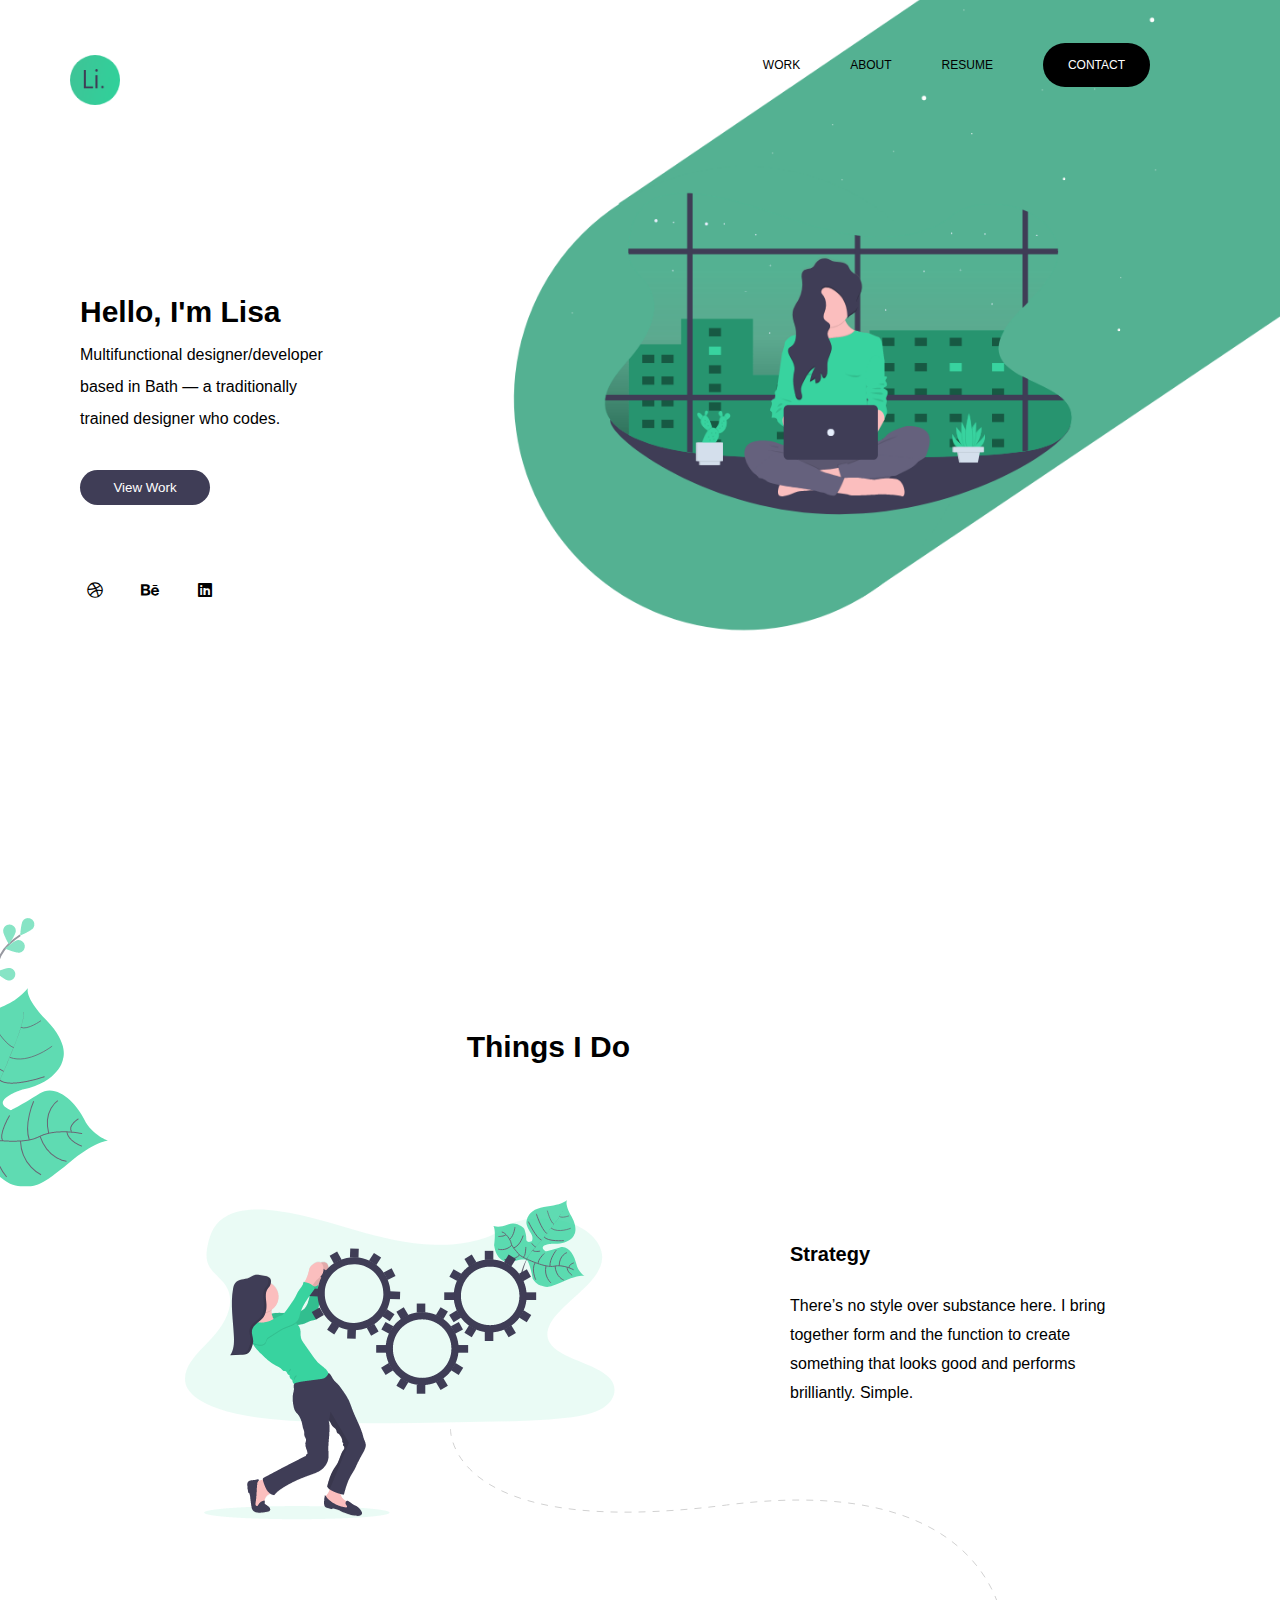
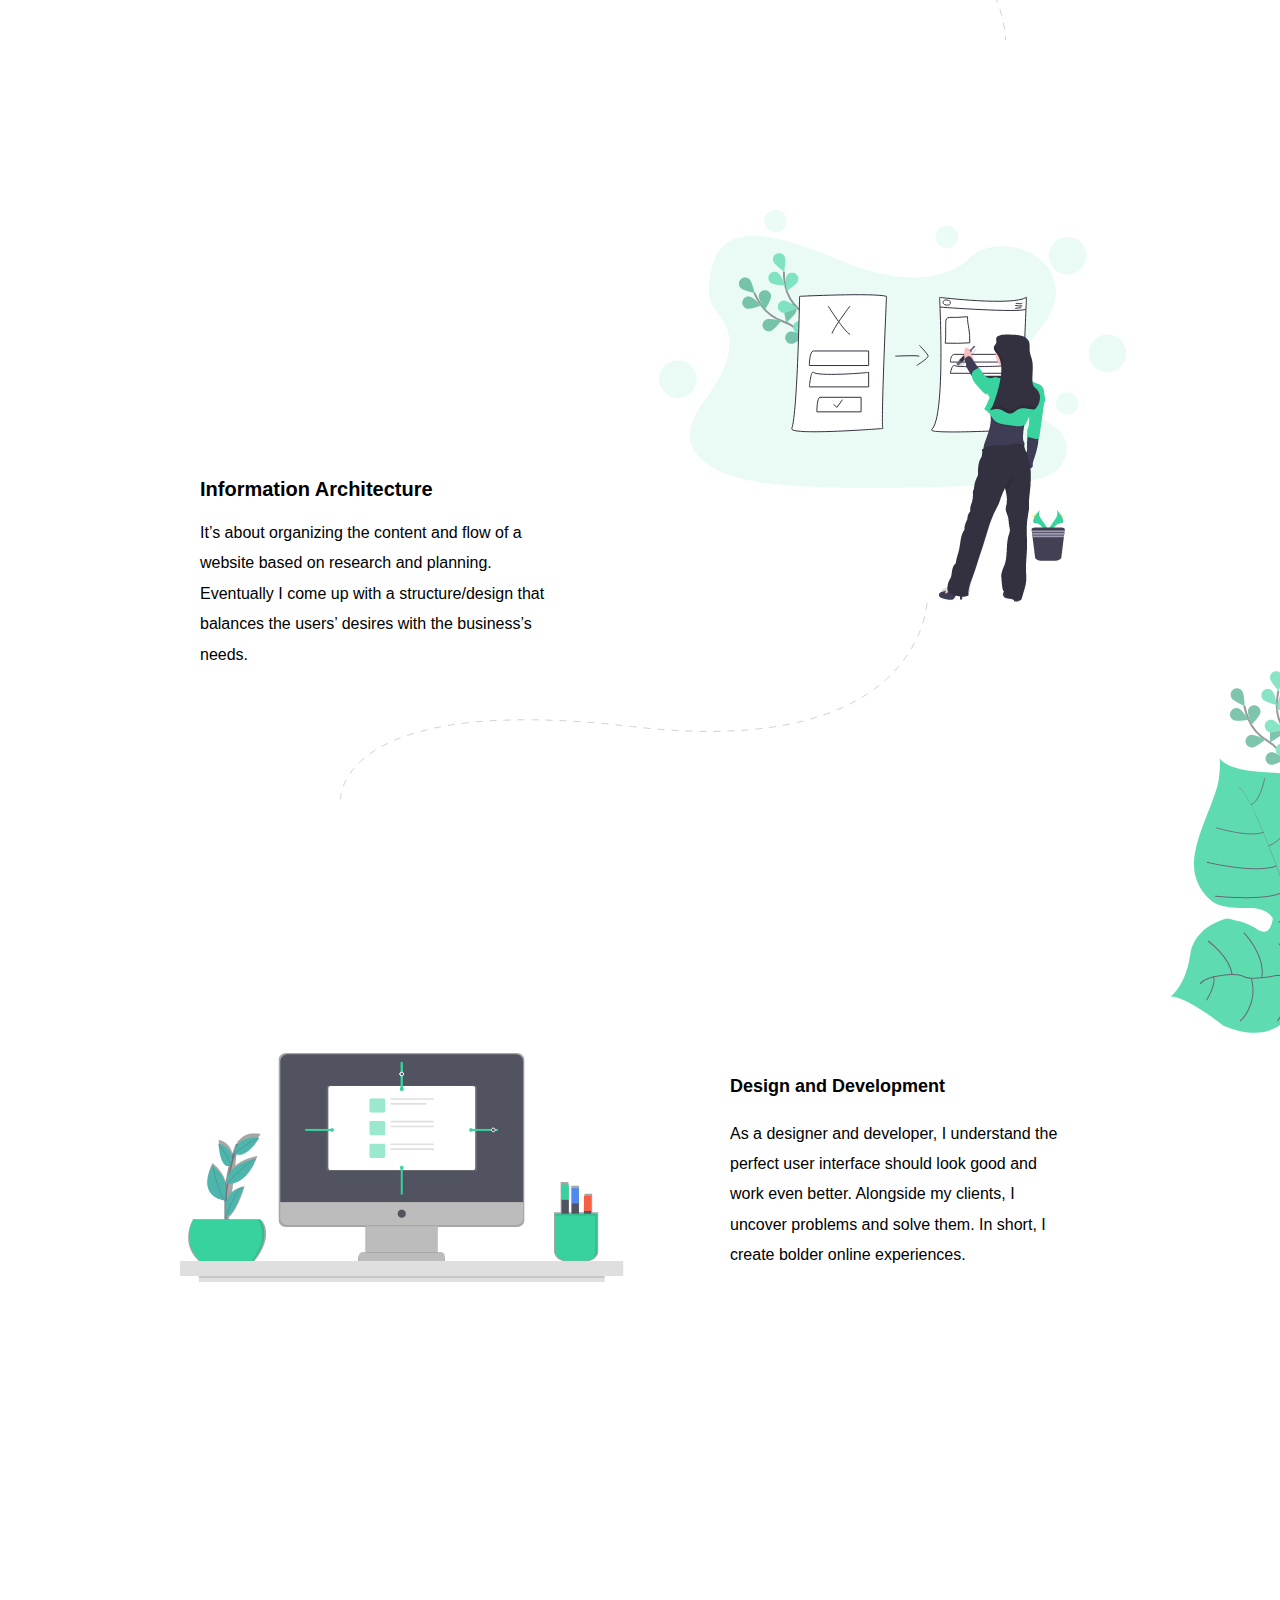
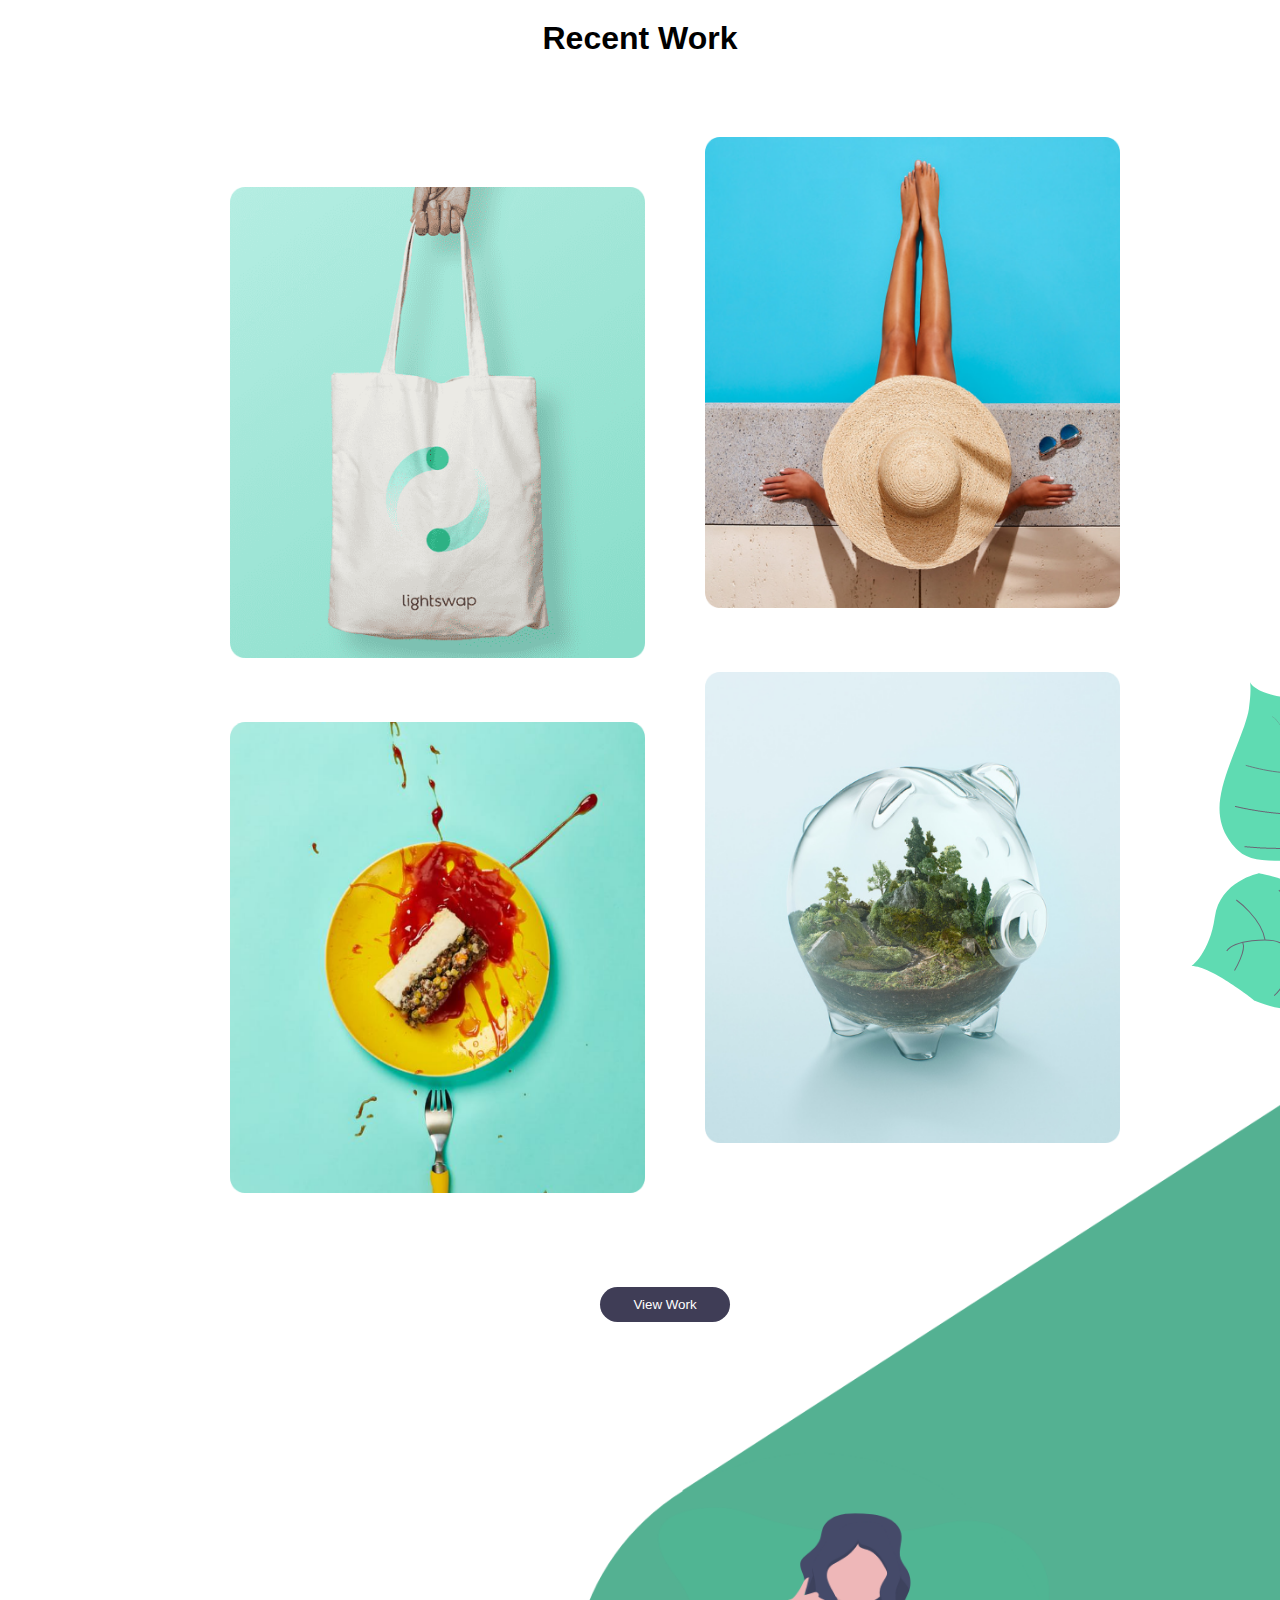
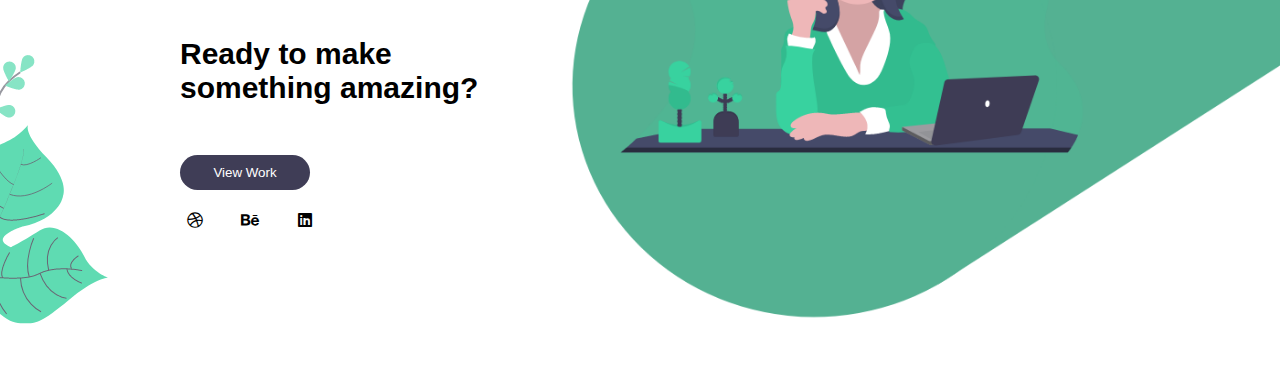
<file: green web/index.html>
<!doctype html>
<html lang="en">
<head>
    <meta charset="UTF-8">
    <meta name="viewport"
          content="width=device-width, user-scalable=no, initial-scale=1.0, maximum-scale=1.0, minimum-scale=1.0">
    <meta http-equiv="X-UA-Compatible" content="ie=edge">
    <title>Miro</title>
    <!--Font Awesome-->
    <link rel="stylesheet" href="https://cdnjs.cloudflare.com/ajax/libs/font-awesome/5.15.1/css/all.min.css">
       <link rel="stylesheet" href="aos.css">
    <link rel="stylesheet" href="styles.css">
</head>
<body>
    
    <!--  navbar part-->
    
    <div class="navbar">
        <div class="container">
            <nav class="nav">
                <img src="img/Logo.png" alt="" class="logo">
                <ul class="nav-list">
                    <li class="nav-item">
                        <a href="#" class="nav-link">Work</a>
                    </li>
                     <li class="nav-item">
                        <a href="#" class="nav-link">About </a>
                    </li>
                     <li class="nav-item">
                        <a href="#" class="nav-link">Resume</a>
                    </li>
                    <li class="nav-item">
                        <a href="#" class="nav-link black-btn">Contact</a>
                    </li>
                </ul>
            </nav>
        </div>
    </div>
    
    <!-- Landing page part1-->
    
    <section class="landing-page">
        <div class="container">
            <div class="content">
                <div class="content-details">
                    <h1 class="title">Hello, I'm Lisa</h1>
                    <p class="paragraph"> Multifunctional designer/developer based in Bath — a traditionally trained designer who codes. </p>
                    <div class="view">
                    <input type="button" class="view-btn " value="View Work">
                    </div>
                
                    <div class="sm-list">
                        <a href="#" class="sm-link">
                            <i class="fab fa-dribbble" ></i>
                        </a>
                        <a href="#" class="sm-link">
                            <i class="fab fa-behance"></i>
                        </a>
                        <a href="#" class="sm-link">
                            <i class="fab fa-linkedin"></i>
                        </a>
                    </div>
              </div>
                  <div class="image-group ">
                      <img src="./img/p11.png" alt="" class="per1">
                 </div>
         </div>
      </div>
    </section>
    
    <!-- Landing page part2-->
    
    <section class="landing-page2" >
        <div class="container" >
             <div class="leaves-l">
                    <img src="img/leaves1.png" alt="" class="lef">
                 <h2 class="leftitle">Things I Do</h2>
                </div>
           <div class="content" >
                <div class="image-per2">
                    <img src="img/p2.png" alt="" clasa="per2">
                </div>
            
                <div class="content-details">
                    <h1 class="title">Strategy</h1>
                    <p class="paragraph">There’s no style over substance here. I bring together form and the function to create something that looks good and performs brilliantly. Simple. </p>
               </div>
               <div class="image-dott1">
                    <img src="img/Dotted%20LIne1.png" alt="" clasa="dot1">
                </div>
        </div> 
        </div>   
    </section>
    
    <!--landing page3 -->
    <section class="landing-page3" >
        <div class="container">
            <div class="content2">       
                <div class="content-details2">
                    <h1 class="title">Information Architecture</h1>
                    <p class="paragraph">It’s about organizing the content and flow of a website based on research and planning. Eventually I come up with a structure/design that balances the users’ desires with the business’s needs. </p>
               </div>
                <div class="image-per3">
                    <img src="img/p3.png" alt="" clasa="per2">
                </div>
               <div class="image-dott2">
                    <img src="img/Dotted%20LIne2.png" alt="" clasa="dot2">
                </div>
            </div> 
             <div class="leaves-l2">
                    <img src="img/leaves2.png" alt="" class="lef">
                </div>
             
            

             <div class="content3">
                
                <div class="image-com">
                    <img src="img/com.png" alt="" >
                </div>
            
                <div class="content-details">
                    <h1 class="title">Design and Development</h1>
                    <p class="paragraph">As a designer and developer, I understand the perfect user interface should look good and work even better. Alongside my clients, I uncover problems and solve them. In short, I create bolder online experiences. </p>
               </div>
        </div> 
    
       </div>
         </section>
    
    <section class="recent-work">
        <div class="container">
            <div class="head-title">
                <h1>Recent Work</h1>
            </div>
        <div class="galary">
            
            <div class="colum1" >
                <img src="img/Project1.png" alt="" class="galary-imge" >
                <img src="img/Project2.png" alt="" class="galary-imge">
            </div>
            <div class="colum2">
                <img src="img/Project3.png" alt="" class="galary-imge uper ">
                <img src="img/Project4.png" alt="" class="galary-imge uper ">
            </div>
            <div class="view">
             <input type="button" class="view-btn " value="View Work">
          </div>
        </div>
            <div class="leaves-l3">
                    <img src="img/leaves3.png" alt="" class="lef">
                </div>
        </div>
        <div class="reday" >
            <div class= "box">
                    <p class="detiles"> Ready to make something amazing? </p>
                    <div class="view-reday">
                    <input type="button" class="view-btn1 " value="View Work">
                       
                    </div>
                 <div class="sm-list">
                        <a href="#" class="sm-link">
                            <i class="fab fa-dribbble" ></i>
                        </a>
                        <a href="#" class="sm-link">
                            <i class="fab fa-behance"></i>
                        </a>
                        <a href="#" class="sm-link">
                            <i class="fab fa-linkedin"></i>
                        </a>
                    </div>
                </div>
            <div class="last-img ">
                      <img src="./img/p4.png" alt="" class="per-last">
                 </div>
                        <div class="leaves-l4">
                    <img src="img/leaves1.png" alt="" class="lef">
                </div>
        </div>
    </section>
    <script src="https://code.jquery.com/jquery-3.5.1.js"></script>
         <script src="aos.js"></script>
        <script type="text/javascript">
         AOS.init({  
             duration: 1000,
         });

</body>
</html>
</file>
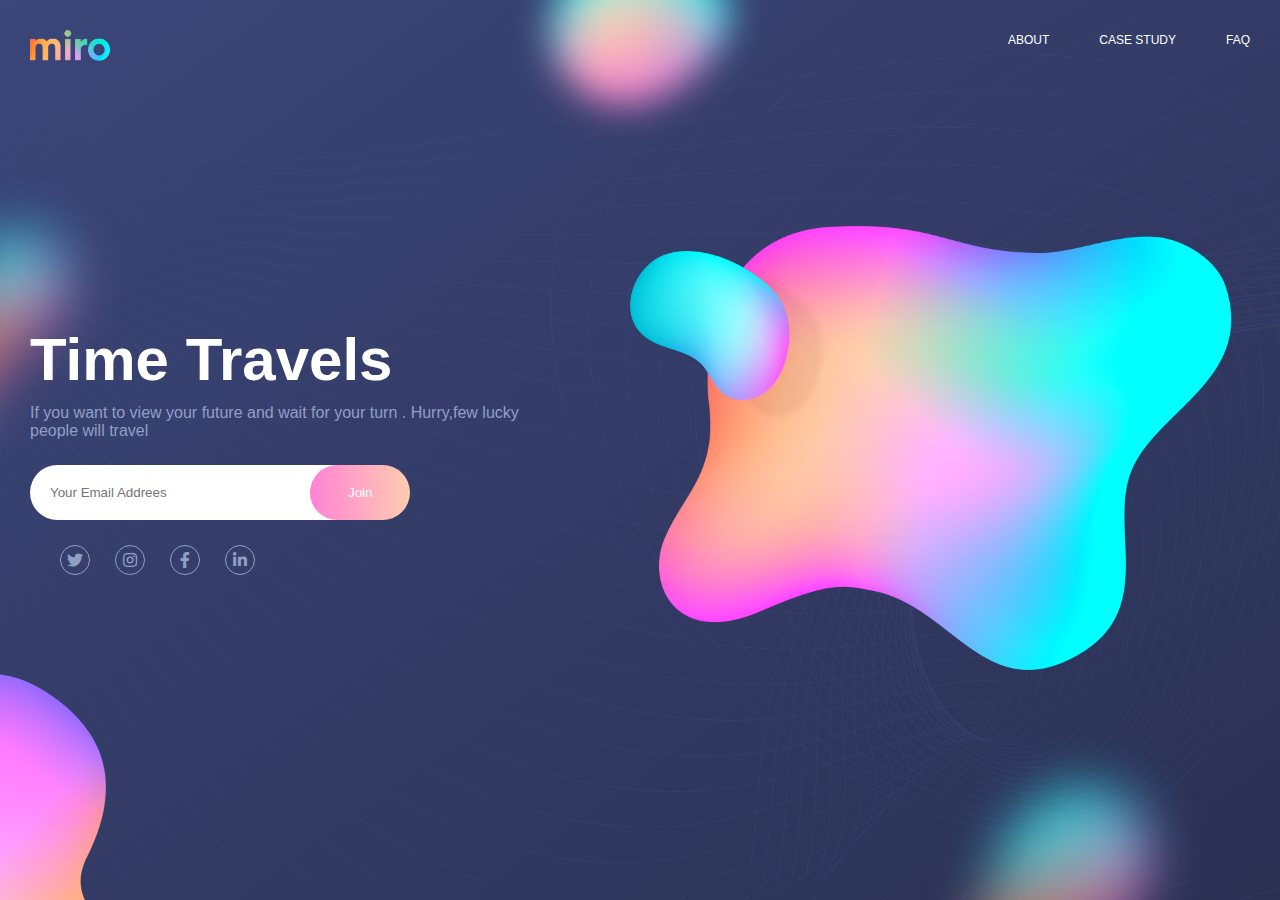
<file: landingpage/index.html>
<!doctype html>
<html lang="en">
<head>
    <meta charset="UTF-8">
    <meta name="viewport"
          content="width=device-width, user-scalable=no, initial-scale=1.0, maximum-scale=1.0, minimum-scale=1.0">
    <meta http-equiv="X-UA-Compatible" content="ie=edge">
    <title>Miro</title>
    <!--Font Awesome-->
    <link rel="stylesheet" href="https://cdnjs.cloudflare.com/ajax/libs/font-awesome/5.15.1/css/all.min.css">
    <link rel="stylesheet" href="styles.css">
</head>
<body>
    <!--  Start Navbar -->
    <header>
        <div class="container">
            <nav class="nav">
                <a href="index.html" class="logo-box hue-shift">
                    <img src="./images/logo.png" class="logo">
                </a>
                <ul class="nav-list">
                    <li class="nav-item">
                        <a href="#" class="nav-link">About</a>
                    </li>
                     <li class="nav-item">
                        <a href="#" class="nav-link">Case Study</a>
                    </li>
                     <li class="nav-item">
                        <a href="#" class="nav-link">FAQ</a>
                    </li>
                </ul>
            </nav>
        </div>
    </header>
    <section class="landing-page">
        <div class="container">
            <div class="content">
                <div class="content-details">
                    <h1 class="title">Time Travels</h1>
                    <p class="paragraph"> If you want to view your future and wait for your turn . Hurry,few lucky people will travel </p>
                    <div class="sreach">
                        <input type="text" class="search-box" placeholder="Your Email Addrees" required>
                        <input type="button" class="search-btn hue-shift" value="Join">
                    </div>
                    <div class="sm-list">
                        <a href="#" class="sm-link">
                            <i class="fab fa-twitter"></i>
                        </a>
                        <a href="#" class="sm-link">
                            <i class="fab fa-instagram"></i>
                        </a>
                        <a href="#" class="sm-link">
                            <i class="fab fa-facebook-f"></i>
                        </a>
                        <a href="#" class="sm-link">
                            <i class="fab fa-linkedin-in"></i>
                        </a>
                    </div>
                </div>
                <div class="image-group hue-shift">
                    <img src="./images/liq-5.png" alt="" class="blob-large">
                    <img src="./images/liq-4.png" alt="" class="blob-bean">
                </div>
            </div>
        </div>
       <img src="./images/liq-1.png" class="blob blob-1 hue-shift">
        <img src="./images/liq-2.png" class="blob blob-2 hue-shift">
        <img src="./images/liq-3.png" class="blob blob-3 hue-shift">
        <img src="./images/liq-6.png" class="blob blob-4 hue-shift">
    </section>
</body>
</html>
</file>
<file: green web/styles.css>
*{
    margin: 0;
    padding: 0;
   box-sizing: border-box;
    
}

html{
    font-size: 62.5%;
}

body{
    font-size: 1.6rem;
    font-family: 'Montserrat' ,sans-serif;
}
a{
    text-decoration: none;
}
/*<!--  navbar part-->*/
.navbar .container{
    max-width: 125rem;
    margin: 0 auto;
    padding: 0 1.5rem;
}
.navbar{
    position: absolute;
    top:0;
    left:0;
    z-index: 1000;
    width: 100%
}
.navbar .nav{
    height: 10rem;
    display: flex;
    align-content: flex-end;
    justify-content: space-between;
    margin-top: 5.5rem;
}


.navbar .nav-list{
    display: flex;
    list-style: none;
}
.navbar .nav-item{
    margin-right: 5rem;
}
.navbar .nav-item:last-child{
    margin-right: 10rem;
}
.navbar .nav-link{
    font-size: 1.2rem;
    text-transform: uppercase;
    color:black;
    transition: opacity .3s;
}
.navbar .nav-link:hover{
    opacity: .6;
}
.navbar .logo{
   display: block;
    width: 5rem;
    height: 5rem;
    margin-left: 4rem;
}

.navbar .nav-item .black-btn{
    background: black;
    color: #fff;
    padding: 15px 25px;
    border: none;
    border-radius: 5rem;
    
}

/*Landing page part1*/ 

.landing-page .container{

    max-width: 125rem;
    margin: 0 auto;
    padding: 0 1.5rem
}
.landing-page{
    width: 100%;
    min-height: 100vh;
    position: relative;
    overflow: hidden;
    display: flex;
    align-items: center;
    z-index: 1;
}
.landing-page .content{
    display: grid;
    grid-template-columns: 1fr 1fr;
    align-items: center;
    height: 100vh;
    padding: 22rem 0;
}
.landing-page .content-details{
    max-width: 88%;
    margin-left: 5rem;
}
.landing-page .title{
    font-size: 3rem;
    margin-bottom: 1rem;
}
.landing-page .paragraph{
    margin-bottom: 3.5rem;
    line-height: 2;
    width: 50%;
}
.landing-page .view{
    margin-bottom: 1rem;
}
.landing-page .view-btn{
    background: #3F3D56;
    color: #fff;
    padding: 10px 20px;
    border: none;
    border-radius: 5rem;
    width: 13rem;
    
}
.landing-page .view-btn:hover{
     opacity: .6;
}
.landing-page .sm-list{
    display: flex;
    margin-top: 7rem;
}
.landing-page .sm-link{
   color: black;
    width: 3rem;
    height: 3rem;
    border-radius: 50%;
    display: flex;
    margin-right: 2.5rem;
}
.landing-page .sm-link i{
    margin: auto;
}
.landing-page .sm-link:hover{
    background-image: linear-gradient(to right, #28DAB3, #00f0ff);
    color: #fff;
}

.landing-page .image-group{
    position: relative;
    
}
.landing-page .per1{
    position: absolute;
    width: 45rem;
    height: 90rem;
    top:-70rem;
    left: 8rem;
    transform: scaleX(2);
    z-index: -1;
    
}


 /*Landing page part*/

.landing-page2{
     max-width: 100%;
    min-height: 100vh;
    position: relative;
    overflow: hidden;
    display: flex;
    align-items: center;
    z-index: 1;
}

.landing-page2 .leaves-l{
    
    display: flex;
    align-content: flex-end;
    justify-content: space-between;
}
.landing-page2 .leaves-l img{
    position: absolute;
    top:0;
    left: -13rem;
}

.landing-page2 .leaves-l h2 {
    position: absolute;
    top:13rem;
    right: 65rem;
    font-size: 3rem;
    
}

.landing-page2 .content{
    display: grid;
    grid-template-columns: 1fr 1fr;
    align-items: center;
    height: 100vh;
    padding: 22rem 0;
    
   
}

.landing-page2 .image-per2{
    position: relative;
    left:8rem;
    top: 8rem;
    text-align: center;
}

.landing-page2 .content-details{
    max-width: 50%; 
    line-height: 1.8;
    margin-left: 15rem;
    margin-top: 8rem;
}

.landing-page2 .content-details .title{
    font-size: 2rem;
    margin-bottom: 2rem;
}


.landing-page2 .image-dott1{
    position: relative;
    left: 45rem;
    top: -1.5rem;
   z-index: 1111;
}


/*landing page3 */

.landing-page3{
     max-width: 100%;
    min-height: 100vh;
    position: relative;
    overflow: hidden;
    display: flex;
    align-items: center;
    z-index: -1111;
}

.landing-page3 .content2{
    display: grid;
    grid-template-columns: 1fr 1fr;
    align-items: center;
    height: 100vh;
   margin-top: -3rem;
    
    
   
}
.landing-page3 .content-details2 .title{
    font-size: 2rem;
    margin-bottom: 1rem;
}
.landing-page3 .content-details2{
    max-width: 55%; 
    
    line-height: 1.9;
    margin-left: 20rem;
    margin-top: -10rem;
}

.landing-page3 .image-per3{
    position: absolute; 
    right: 15rem;
    top: 1rem;
    z-index: -1111;
}


.landing-page3 .image-dott2{
   position: relative;
    right: 30rem;
    top: 8rem;
}
.landing-page3 .leaves-l2{
    display: flex;
    align-content: flex-end;
    justify-content: space-between;
}
.landing-page3 .leaves-l2 img{
    position: absolute;
    right: -20rem;
   margin-top: -40rem;
    z-index: -1;
}



.landing-page3 .content3{
    display: grid;
    grid-template-columns: 1fr 1fr ;
    align-items: center;
    height: 100vh;
    z-index: 1111;
    margin-top: -35rem;
    margin-left: 18rem;
}
.landing-page3  .content3 .content-details{
    max-width: 60%; 
    line-height: 1.9;
    
}
.landing-page3  .content3 .title{
    font-size: 1.8rem;
    margin-bottom: 1.5rem;
}



/*recent-work*/

.recent-work{
  
      width: 100%;
    min-height: 100vh; 
    position: relative;
    overflow: hidden;
    
}

.recent-work .head-title {
    text-align: center;
    padding-bottom: 15rem ;
}

.recent-work .galary{
    display: grid;
    grid-template-columns: 1fr 1fr;
    text-align: center;
    padding: 15rem 20rem;
    margin-top: -20rem;
}



.recent-work .galary-imge {
    width: 475px;
    height: 531px;
    padding: 3rem;

    
}
.recent-work  .uper{
    position: relative;
    top: -5rem;
}

.recent-work .view{
    margin-bottom: 1rem;
}
.recent-work .view-btn{
    position: absolute;
    background: #3F3D56;
    color: #fff;
    padding: 10px 20px;
    border: none;
    border-radius: 5rem;
    width: 13rem;
    left: 60rem;
    margin-top: 6rem;
}
.recent-work .view-btn:hover{
     opacity: .6;
}
.recent-work .leaves-l3{
    position: absolute;
    right: -28rem;
   margin-top: -76rem;
    z-index: -1;
}

/* Start new project*/

.new-pro{
     max-width: 100%;
    min-height: 50vh;
    position: absolute;
   margin-left: 15rem;
    
}


.reday{
    
    position: relative;
    display: flex;
    flex-direction: row;
   padding: 15rem ;
    z-index: 1;
    margin-top: 10rem;
    
}

.reday .box{
margin-left: 3rem;
    
}
.reday .box .detiles{
    font-size: 3rem;
    font-weight: bold;
    width: 30rem;
    margin-bottom: 5rem;
    
}


.reday .box .view-btn1{
    position: absolute;
    background: #3F3D56;
    color: #fff;
    padding: 10px 20px;
    border: none;
    border-radius: 5rem;
    width: 13rem;
    
}
.reday .box .view-btn1:hover{
     opacity: .6;
}

.reday .sm-list{
    display: flex;
    margin-top: 10rem;
}
.reday .sm-link{
   color: black;
    width: 3rem;
    height: 3rem;
    border-radius: 50%;
    display: flex;
    margin-right: 2.5rem;
}
.reday .sm-link i{
    margin: auto;
}
.reday .sm-link:hover{
    background-image: linear-gradient(to right, #28DAB3, #00f0ff);
    color: #fff;
}

.reday.last-img{
    position: relative;
    
    
}
.reday .per-last{
    position: absolute;
    width: 35rem;
    height: 90rem;
    top:-45rem;
    right: 8rem;
    transform: scaleX(2.7);
     z-index: -1;
    
   
}
.reday .leaves-l4{
    position: absolute;
    left: -13rem;
}
</file>
<file: landingpage/styles.css>
/*Base*/
*{
    margin: 0;
    padding: 0;
    box-sizing: border-box;
}

html{
    font-size: 62.5%;
}

body{
    font-size: 1.6rem;
    font-family: 'Montserrat' ,sans-serif;
}
a{
    text-decoration: none;
}
img{
    max-width: 100%;
}

/*Utilities*/
.container{
    max-width: 125rem;
    margin: 0 auto;
    padding: 0 1.5rem
}
.hue-shift{
    animation: hue-shift 5s infinite alternate;
}
/*Header & Nav*/
header{
    position: absolute;
    top:0;
    left:0;
    z-index: 1000;
    width: 100%
}
.nav{
    height: 10rem;
    display: flex;
    align-content: flex-end;
    justify-content: space-between;
    margin-top: 3rem;
}


.nav-list{
    display: flex;
    list-style: none;
}
.nav-item{
    margin-right: 5rem;
}
.nav-item:last-child{
    margin-right: 0;
}
.nav-link{
    font-size: 1.2rem;
    text-transform: uppercase;
    color:#fff;
    transition: opacity .3s;
}
.nav-link:hover{
    opacity: .6;
}
.logo{
    display: block;
    width: 8rem;
}

/*Main content*/

.landing-page{
    width: 100%;
    min-height: 100vh;
    background-image: linear-gradient(to bottom right, #3b4679 ,#2b3153);
    position: relative;
    overflow: hidden;
    display: flex;
    align-items: center;
    z-index: 1;
}
.landing-page::before{
    content: " ";
    position: absolute;
    top:0;
    left: 0;
    width: inherit;
    height: 100vh;
    background-image: url("./images/bg-pat.png");
    background: cover;
    opacity: .4;
    z-index: -1;
    
}
.content{
    display: grid;
    grid-template-columns: 1fr 1fr;
    align-items: center
}

.content-details{
    max-width: 88%;
}
.title{
    font-size: 6rem;
    color:#fff;
    margin-bottom: 1rem;
}
.paragraph{
    color:#929fc5;
    margin-bottom: 2.5rem;
}
.sreach {
    margin-bottom: 2.5rem;
}

.sreach input{
    border: none;
    border-radius: 5rem;
    padding: 2rem;
    outline: none;
}
.search-box{
    width: 70%;
}
.search-btn{
    width: 10rem;
    background-image: linear-gradient(to right ,#ff83d5,#ffccb0);
    color: #fff;
    cursor: pointer;
    margin-left: -10rem;
}
.search-btn:hover{
    background-image: linear-gradient(to left ,#ff83d5,#ffccb0);
}

.sm-list{
    display: flex;
    margin-left: 3rem;
}

.sm-link{
    color: #929fc5;
    width: 3rem;
    height: 3rem;
    border: 1px solid #929fc5;
    border-radius: 50%;
    display: flex;
    margin-right: 2.5rem;
}
.sm-link i{
    margin: auto;
}

.sm-link:hover{
    background-image: linear-gradient(to right, #a971ff, #00f0ff);
    color: #fff;
}

.image-group{
    text-align: center;
    position: relative;
}
.blob-large{
    animation: move-up 2s infinite alternate;
}

.blob-bean{
    position: absolute;
    top:2.5rem;
    left:-1rem;
    z-index: 10;
     animation: move-down 2s infinite alternate;
}

.blob{
     position: absolute;
    z-index: -1;
}

.blob-1{
    top: -11rem;
    left: 50%;
    transform: translatex(-50%);
}

.blob-2{
    top: 15rem;
    left:-17rem;
}

.blob-3{
    right: 5rem;
    bottom: -24rem;
}
.blob-4{
    left:-21rem;
    bottom: -17rem
}


/*Animations*/
@keyframes move-up{
    from{
        transform: translateY(0);
    }
    to{
        transform: translateY(2rem);
    }
}
@keyframes move-down{
    from{
        transform: translateY(0);
    }
    to{
        transform: translateY(-2rem);
    }
}
@keyframes hue-shift{
    from{
        filter: hue-rotate(0);
    }
    to{
       filter: hue-rotate(360deg);
    }
}


/*Media Queries*/

@media screen and (max-width:768px){
    .nav{
        align-items: center;
    }
    .content{
        grid-template-columns: 1fr
    }
    .content-details{
        order: 1;
        max-width: 100%;
    }
    .title{
        font-size: 3.5rem;
    }
    .paragraph{
        font-size: 1.4rem;
    }
    .image-group{
        margin-top: 10rem;
    }
    .blob-large{
        width: 70%;
    }
    .blob-bean{
        width: 30%;
        top: -1rem;
        left: 5rem;
    }
    .blob-1{
        display: none;
    }
    .blob-2{
       /* left: 30rem;
        bottom: -1rem;
        top: revert;
        width: 25%;*/
     left: 45rem;
    bottom: -1rem;
    top: revert;
    width: 15%;
    }
    .blob-3{
        right: -3rem;
        bottom: -25rem;
    }
    .blob-4{
        display: none;
    }
}

@media screen and (max-width:700px){
    .nav{
        flex-direction: column;
        height: 5rem;
    }
    .logo-box{
        margin-bottom: 2rem 0;
    }
    .nav-item{
        margin-right: 2.5rem;
    }
    .blob-2{
        display: none;
    }
    .blob-3{
        width: 50%;
        bottom: -10rem;
    }
}
</file>
